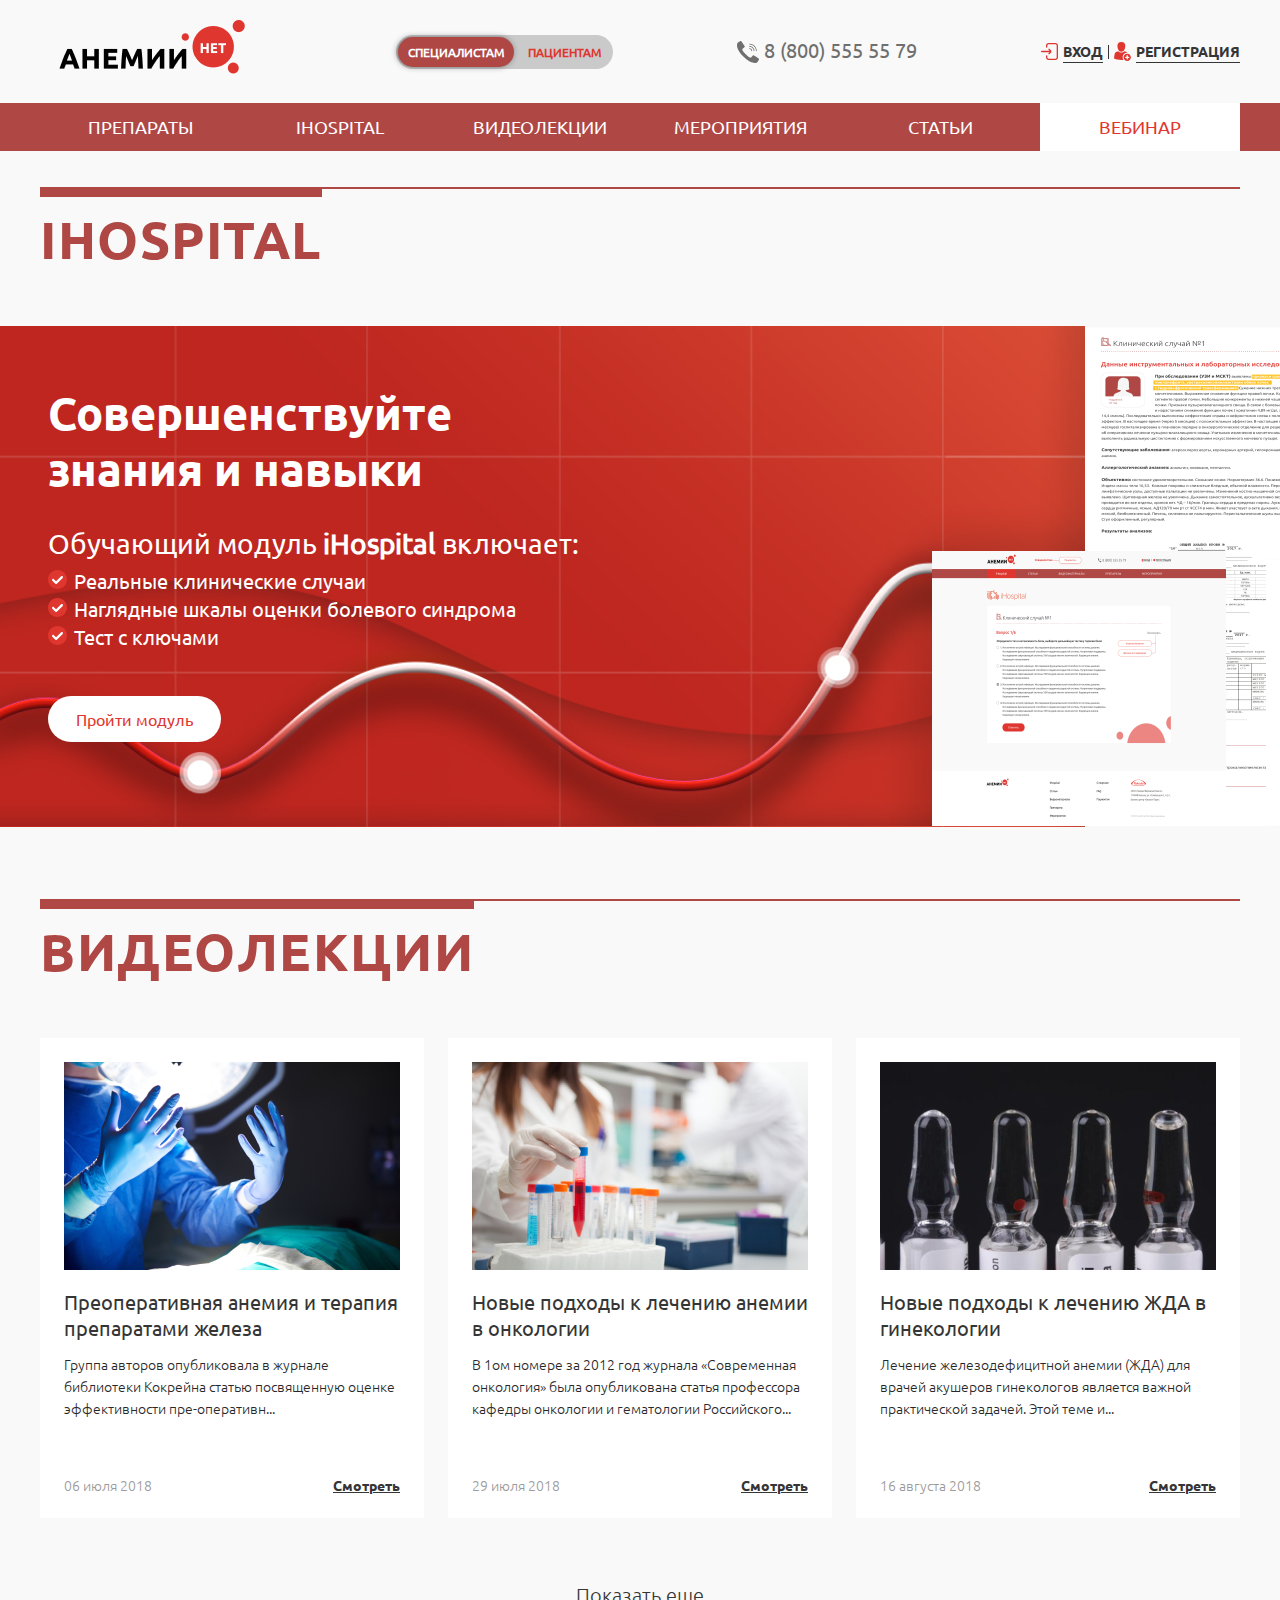
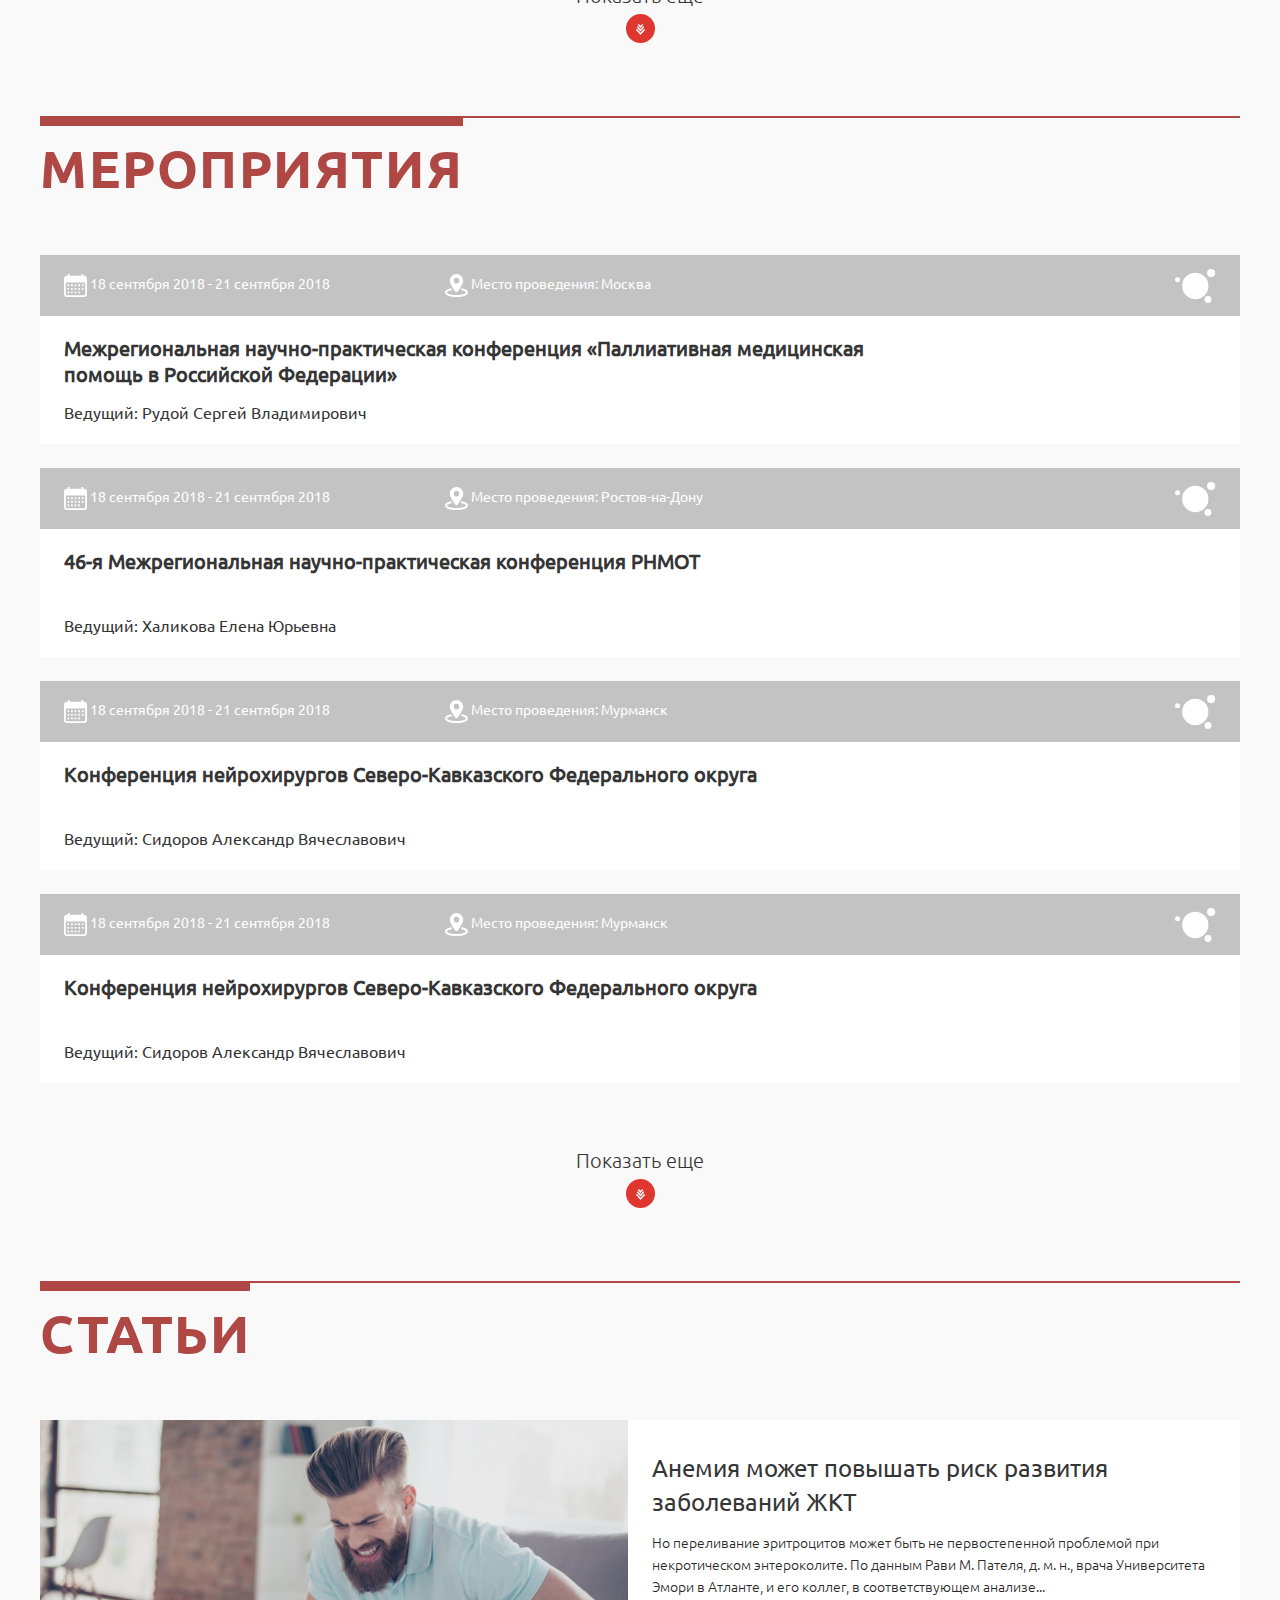
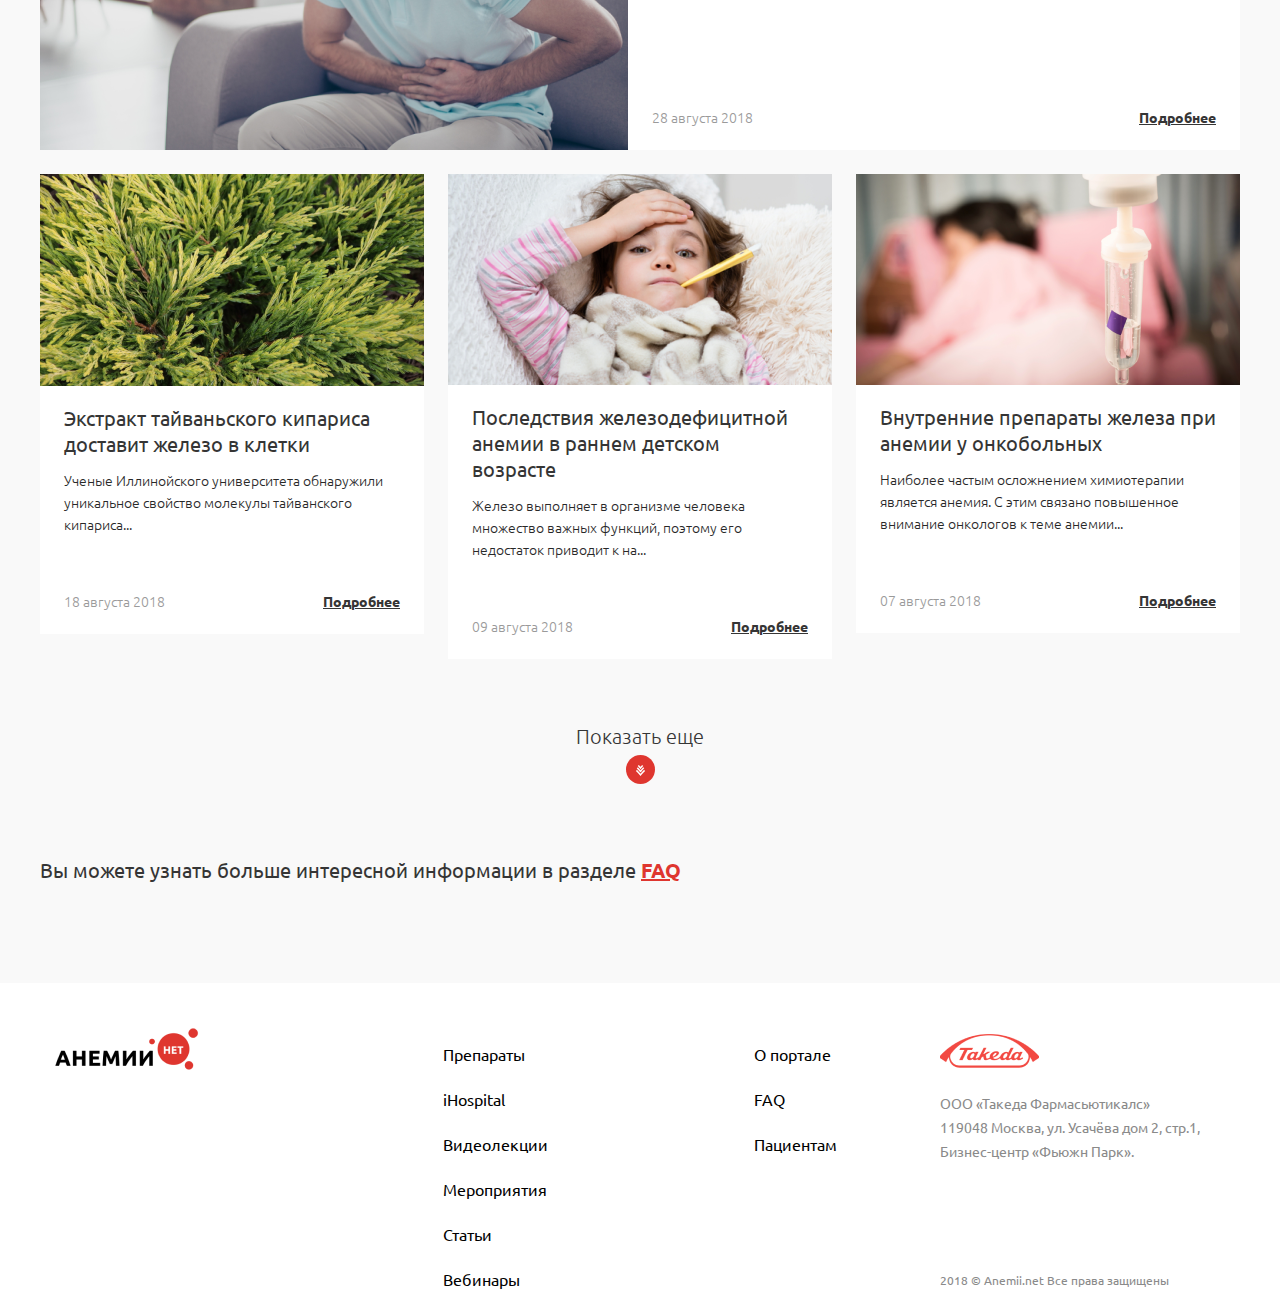
<file: index.html>
<!DOCTYPE html>



<head>

    <meta charset="utf-8">
    <meta name="viewport" content="width=device-width, initial-scale=1.0">

    <link rel="stylesheet" type="text/css" href="css/reset.css">
    <link rel="stylesheet" type="text/css" href="css/styles.css">

    <title>iHospital</title>


</head>


<body>

<div class="page">

    <div class="header">
        <div class="header-menu" onclick="expand_menu()">
            <div class="header-menu__lines">

                <div class="header-menu__line">
                </div>
                <div class="header-menu__line">
                </div>
                <div class="header-menu__line">
                </div>
            </div>
        </div>


        <div>
            <a href=#>
                <img class="header-logo" src="img/logo_big.png">
            </a>
        </div>
        <!--<div class="header-switch">
            <div class="switch-specialists">
                Специалистам
            </div>
            <div class="switch-line">
            </div>
            <div class="switch-patients">
                Пациентам
            </div>
        </div>-->
                    <div class = "header__switch">
                        <a class = "switch-item switch-active">
                            Специалистам
                        </a>
                        <a class = "switch-item " href = "index.html">
                            Пациентам
                        </a>

                    </div>
        <div class="contact-phone">
            <a href="tel:+88005555579"><img class="pnone-img" src="img/call.svg">8 (800) 555 55 79</a>
        </div>
        <div class="contact-phone-hidden">
            <a href="tel:+88005555579"><img class="phone-img" src="img/call.svg">
            </a>
        </div>


        <div class="header_user-links">
            <img src="img/login2.svg" class="log-img">
            <div class="header-login">

                <a href=#>ВХОД</a>
            </div>
            <div class="header-user_divider">
            </div>
            <img src="img/signin2.svg" class="log-img">
            <div class="header-signin">

                <a href=#>РЕГИСТРАЦИЯ</a>
            </div>
        </div>

    </div>
</div>

<div class="hidden-menu">
    <ul class="hidden-menu-links">
        <li><a href="">ПРЕПАРАТЫ</a></li>
        <li><a href="">IHOSPITAL</a></li>
        <li><a href="">ВИДЕОЛЕКЦИИ</a></li>
        <li><a href="">МЕРОПРИЯТИЯ</a></li>
        <li><a href="">СТАТЬИ</a></li>
        <li><a class = "webinar-link" href="">ВЕБИНАР</a></li>

    </ul>
    <div class="hidden_user-links">
        <img src="img/login2.svg" class="log-img">
        <div class="hidden-login">

            <a href=#>ВХОД</a>
        </div>
        <div class="hidden-user_divider">
        </div>
        <img src="img/signin2.svg" class="log-img">
        <div class="hidden-signin">

            <a href=#>РЕГИСТРАЦИЯ</a>
        </div>
    </div>
</div>

<div class="nav-menu">
    <div class="page">
        <ul class="nav-links">
            <li><a href=#>ПРЕПАРАТЫ</a></li>
            <li><a href=#>IHOSPITAL</a></li>
            <li><a href=#>ВИДЕОЛЕКЦИИ</a></li>
            <li><a href=#>МЕРОПРИЯТИЯ</a></li>
            <li><a href=#>СТАТЬИ</a></li>
            <li><a class = "webinar-link" href="">ВЕБИНАР</a></li>



        </ul>
    </div>
</div>

<div class="page">
    <!--<a class="iHospital" >
        <img class="cross-logo" src="img/cross_logo.png">
        <span class="al-middle">iHospital</span>
    </a>--><div class = "section">
            <h2 class="section-header">IHOSPITAL</h2>
        </div>
</div>


<div class="banner-background">
    <div class="page">
        <h1 class="banner-header">
            Совершенствуйте
            знания и навыки
        </h1>
        <p class="banner-text">Обучающий модуль <strong>iHospital</strong> включает:</p>
        <ul class="banner-list">
            <li>Реальные клинические случаи</li>
            <li>Наглядные шкалы оценки болевого синдрома</li>
            <li>Тест с ключами</li>
        </ul>
        <a class="banner-button" href=#>Пройти модуль</a>
    </div>
    <!--<img class = "blood1" src = "img/blood1.png">-->

</div>


<!--<div style = "position:relative;">

    <img class = "blood2" src = "img/blood2.png">-->

<div class="page">


    <div class="section">
        <h2 class="section-header">
            ВИДЕОЛЕКЦИИ
        </h2>

        <!--<img class = "blood3" src = "img/blood3.png">-->
        <div class="article-row">

            <a class="article-link " href=#>
                <div class="article-block">
                    <div class="article-image article-video">
                        <img src="img/articles/video1.png">
                    </div>
                    <div class="article-text">
                        <h3 class="article-name">
                            Преоперативная анемия и терапия препаратами железа
                        </h3>
                        <p class="article-intro">Группа авторов опубликовала в журнале библиотеки Кокрейна статью
                            посвященную оценке эффективности пре-оперативн... </p>
                        <div class="article-footer-container">
                            <div class="article-footer">
                                <p class="article-date">
                                    06 июля 2018
                                </p>
                                <p class="article-watch">
                                    Смотреть
                                </p>
                            </div>
                        </div>
                    </div>
                </div>
            </a>

            <a class="article-link " href=#>
                <div class="article-block ">
                    <div class="article-image article-video">
                        <img src="img/articles/video2.png">
                    </div>
                    <div class="article-text">
                        <h3 class="article-name">
                            Новые подходы к лечению анемии в онкологии
                        </h3>
                        <p class="article-intro">
                            В 1ом номере за 2012 год журнала «Современная онкология» была опубликована статья профессора
                            кафедры онкологии и гематологии Российского... </p>
                        <div class="article-footer-container">
                            <div class="article-footer">
                                <p class="article-date">
                                    29 июля 2018
                                </p>
                                <p class="article-watch">
                                    Смотреть
                                </p>
                            </div>
                        </div>
                    </div>
                </div>
            </a>

            <a class="article-link " href=#>
                <div class="article-block ">
                    <div class="article-image article-video">
                        <img src="img/articles/video3.png">
                    </div>
                    <div class="article-text">
                        <h3 class="article-name">
                            Новые подходы к лечению ЖДА в гинекологии </h3>
                        <p class="article-intro">
                            Лечение железодефицитной анемии (ЖДА) для врачей акушеров гинекологов является важной
                            практической задачей. Этой теме и... </p>
                        <div class="article-footer-container">
                            <div class="article-footer">
                                <p class="article-date">
                                    16 августа 2018
                                </p>
                                <p class="article-watch">
                                    Смотреть
                                </p>
                            </div>
                        </div>
                    </div>
                </div>
            </a>


        </div>

        <div class="show-more">
            <p>Показать еще</p>
            <a href=#>
                <img src="img/arrow_down.svg"></a>
        </div>


    </div>

    <div class="section">
        <h2 class="section-header">
            Мероприятия
        </h2>

        <a class="event-link" href=#>
            <div class="event">
                <div class="event-header">
				
				<span class="event-date event-header-text">
					<img class="event-img" src="img/calendar.svg">
					18 сентября 2018 - 21 сентября 2018
				</span>
                    <span class="event-place event-header-text">
			<img class="event-img" src="img/location-mark.svg">
					Место проведения: Москва
				</span>

                    <img class="event-img event-float-img" src="img/event_img.svg">
                </div>

                <div class="event-body">
                    <h3 class="event-name">Межрегиональная научно-практическая конференция «Паллиативная медицинская<br>
                        помощь в Российской Федерации»</h3>
                    <div class="event-footer">
                        <p class="event-man">Ведущий: Рудой Сергей Владимирович</p>
                          <!--<p class="event-more">Узнать больше</p>-->
                    </div>
                </div>
            </div>
        </a>

        <a class="event-link" href=#>
            <div class="event">
                <div class="event-header">
				<span class="event-date event-header-text">
					<img class="event-img" src="img/calendar.svg">
					18 сентября 2018 - 21 сентября 2018
				</span>
                    <span class="event-place event-header-text">
			<img class="event-img" src="img/location-mark.svg">
					Место проведения: Ростов-на-Дону
				</span>

                    <img class="event-img event-float-img" src="img/event_img.svg">

                </div>

                <div class="event-body">
                    <h3 class="event-name">46-я Межрегиональная научно-практическая конференция РНМОТ<br><br></h3>
                    <div class="event-footer">
                        <p class="event-man">Ведущий: Халикова Елена Юрьевна</p>
                          <!--<p class="event-more">Узнать больше</p>-->
                    </div>
                </div>
            </div>
        </a>

        <a class="event-link" href=#>
            <div class="event">
                <div class="event-header">
				<span class="event-date event-header-text">
					<img class="event-img" src="img/calendar.svg">
					18 сентября 2018 - 21 сентября 2018
				</span>
                    <span class="event-place event-header-text">
			<img class="event-img" src="img/location-mark.svg">
					Место проведения: Мурманск
				</span>
                    <span>
				<img class="event-img event-float-img" src="img/event_img.svg">
			</span>
                </div>

                <div class="event-body">
                    <h3 class="event-name">Конференция нейрохирургов Северо-Кавказского Федерального округа<br><br></h3>
                    <div class="event-footer">
                        <p class="event-man">Ведущий: Сидоров Александр Вячеславович</p>
                        <!--<p class="event-more">Узнать больше</p>-->
                    </div>
                </div>
            </div>
        </a>

        <a class="event-link" href=#>
            <div class="event">
                <div class="event-header">
                <span class="event-date event-header-text">
                    <img class="event-img" src="img/calendar.svg">
                    18 сентября 2018 - 21 сентября 2018
                </span>
                    <span class="event-place event-header-text">
            <img class="event-img" src="img/location-mark.svg">
                    Место проведения: Мурманск
                </span>
                    <span>
                <img class="event-img event-float-img" src="img/event_img.svg">
            </span>
                </div>

                <div class="event-body">
                    <h3 class="event-name">Конференция нейрохирургов Северо-Кавказского Федерального округа<br><br></h3>
                    <div class="event-footer">
                        <p class="event-man">Ведущий: Сидоров Александр Вячеславович</p>
                        <!--<p class="event-more">Узнать больше</p>-->
                    </div>
                </div>
            </div>
        </a>




        <div class="show-more">
            <p>Показать еще</p>
            <a href=#>
                <img src="img/arrow_down.svg"></a>
        </div>


    </div>

 <div class="section">

    
        <h2 class="section-header">
            СТАТЬИ
        </h2>


        <a class="article-link" href=#>
            <div class="article-block-long">
                <div class="article-image">
                    <img src="img/articles/ar1.png">
                </div>
                <div class="article-text">
                    <h3 class="article-name">
                        Анемия может повышать риск развития заболеваний ЖКТ
                    </h3>
                    <p class="article-intro">
                        Но переливание эритроцитов может быть не первостепенной проблемой при некротическом
                        энтероколите. По данным Рави М. Пателя, д. м. н., врача Университета Эмори в Атланте, и его
                        коллег, в соответствующем анализе...
                    </p>
                    <div class="article-footer">
                        <p class="article-date">
                            28 августа 2018
                        </p>
                        <p class="article-continue">
                            Подробнее
                        </p>
                    </div>
                </div>
            </div>
        </a>
        <div class="article-row">

            <a class="article-link " href=#>
                <div class="article-block">
                    <div class="article-image">
                        <img src="img/articles/ar2.png">
                    </div>
                    <div class="article-text">
                        <h3 class="article-name">
                            Экстракт тайваньского кипариса доставит железо в клетки
                        </h3>
                        <p class="article-intro">
                            Ученые Иллинойского университета обнаружили уникальное свойство молекулы тайванского
                            кипариса... </p>
                        <div class="article-footer-container">
                            <div class="article-footer">
                                <p class="article-date">
                                    18 августа 2018
                                </p>
                                <p class="article-continue">
                                    Подробнее
                                </p>
                            </div>
                        </div>
                    </div>
                </div>
            </a>

            <a class="article-link " href=#>
                <div class="article-block ">
                    <div class="article-image">
                        <img src="img/articles/ar3.png">
                    </div>
                    <div class="article-text">
                        <h3 class="article-name">
                            Последствия железодефицитной анемии в раннем детском возрасте
                        </h3>
                        <p class="article-intro">
                            Железо выполняет в организме человека множество важных функций, поэтому его недостаток
                            приводит к на... </p>
                        <div class="article-footer-container">
                            <div class="article-footer">
                                <p class="article-date">
                                    09 августа 2018
                                </p>
                                <p class="article-continue">
                                    Подробнее
                                </p>
                            </div>
                        </div>
                    </div>
                </div>
            </a>

            <a class="article-link " href=#>
                <div class="article-block ">
                    <div class="article-image">
                        <img src="img/articles/ar4.png">
                    </div>
                    <div class="article-text">
                        <h3 class="article-name">
                            Внутренние препараты железа при анемии у онкобольных
                        </h3>
                        <p class="article-intro">
                            Наиболее частым осложнением химиотерапии является анемия. С этим связано повышенное внимание
                            онкологов к теме анемии... </p>
                        <div class="article-footer-container">
                            <div class="article-footer">
                                <p class="article-date">
                                    07 августа 2018
                                </p>
                                <p class="article-continue">
                                    Подробнее
                                </p>
                            </div>
                        </div>
                    </div>
                </div>
            </a>


        </div>

        <div class="show-more">
            <p>Показать еще</p>
            <a href=#>
                <img src="img/arrow_down.svg"></a>
        </div>


    </div>



    <div class="faq">
        Вы можете узнать больше интересной информации в разделе <a href=#>FAQ</a>
    </div>


</div>

<!--</div>-->

<div class="footer-background">
    <!--<img class = "blood4" src = "img/blood4.png">-->
    <div class="page">
        <div class="footer">
            <div class="footer-img">
                <a href=#> <img src="img/logo_small.png"></a>
            </div>

            <div class="footer-links">
                <ul class="footer-list">
                    <li><a href=#>Препараты</a></li>
                    <li><a href=#>iHospital</a></li>
                    <li><a href=#>Видеолекции</a></li>
                    <li><a href=#>Мероприятия</a></li>
                    <li><a href=#>Статьи</a></li>
                    <li><a href=#>Вебинары</a></li>
                </ul>
                <ul class="footer-list">
                    <li><a href=#>О портале</a></li>
                    <li><a href=#>FAQ</a></li>
                    <li><a href=#>Пациентам</a></li>
                </ul>

            </div>

            <div class="footer-contacts">
                <div>
                    <img src="img/takeda.png">
                </div>
                <div class="footer-address">
                    <p>ООО «Такеда Фармасьютикалс»</p>
                    <p>119048 Москва, ул. Усачёва дом 2, стр.1,</p>
                    <p>Бизнес-центр «Фьюжн Парк».</p>
                </div>
                <div class="footer-copyright">
                    2018 © Anemii.net Все права защищены
                </div>
            </div>
        </div>
    </div>
</div>


<script src="js/libs/jquery-3.3.1.min.js"></script>
<script src="js/main.js"></script>


</body>
</file>
<file: css/styles.css>
/* FONTS */
/* SIZE */
/* COLORS */
@font-face {
  font-family: UbuntuBold;
  src: url("../fonts/Ubuntu-B.ttf"); }

@font-face {
  font-family: Ubuntu;
  src: url("../fonts/Ubuntu-R.ttf"); }

@font-face {
  font-family: UbuntuLight;
  src: url("../fonts/Ubuntu-L.ttf"); }

@font-face {
  font-family: ProximaNovaLight;
  src: url("../fonts/ProximaNova-Light.ttf"); }

* {
  box-sizing: border-box; }

body {
  background-color: #F9F9F9; }

.page {
  max-width: 1200px;
  margin: 0 auto; }

.header {
  display: flex;
  justify-content: space-between;
  align-items: center;
  flex-wrap: wrap;
  min-height: 100px; }

.header-logo {
  position: relative;
  z-index: 4; }

.header-switch {
  display: flex;
  justify-content: center;
  align-items: center; }

.switch-specialists {
  font-family: UbuntuBold;
  font-size: 16px;
  color: #DF362F;
  margin-right: 5px; }

.switch-line {
  height: 1px;
  width: 39px;
  background-color: #DF362F; }

.switch-patients {
  font-family: Ubuntu;
  font-size: 14px;
  color: #DF362F;
  border: 1px solid #DF362F;
  border-radius: 20px;
  box-shadow: 0px 5px 15px rgba(223, 54, 47, 0.1);
  padding: 9px 35px; }

.contact-phone {
  /*a::before 
	{
		content: url("../img/call.svg");
		margin-right: 7px;
	}*/ }
  .contact-phone a {
    text-decoration: none;
    font-family: Ubuntu;
    font-size: 20px;
    color: #6F6F6F; }
  .contact-phone img {
    vertical-align: middle;
    margin-right: 5px; }

.contact-phone-hidden {
  display: none;
  border-radius: 50%;
  padding: 5px;
  border: 2px solid #DF362F; }

.header_user-links {
  display: flex;
  justify-content: center;
  align-items: center; }

.header-login a, .header-signin a {
  text-decoration: none;
  /*border-bottom: 1px solid #353535;*/
  font-family: UbuntuBold;
  font-size: 14px;
  font-weight: 500;
  color: #353535;
  padding-bottom: 2px;
  border-bottom: 1px solid #353535; }
  .header-login a img, .header-signin a img {
    vertical-align: middle;
    margin-right: 5px;
    border: none; }

.log-img {
  margin-right: 5px; }

.header-user_divider {
  background-color: #353535;
  width: 1px;
  height: 14px;
  margin: 0 5px; }

.nav-menu {
  background-color: #AF4845;
  margin-bottom: 36px; }

.nav-links {
  display: flex;
  justify-content: space-between;
  list-style: none; }
  .nav-links li {
    /*display: inline-table;*/
    width: 20%;
    text-align: center;
    margin: 0; }
    .nav-links li a {
      padding-top: 15px;
      padding-bottom: 15px;
      display: block;
      text-decoration: none;
      font-family: ubuntu;
      font-size: 18px;
      color: white; }
    .nav-links li a:hover {
      background-color: #DF362F; }
  .nav-links .webinar-link {
    background-color: white;
    color: #DF362F; }
  .nav-links .webinar-link:hover {
    color: white; }

.iHospital {
  display: block;
  text-decoration: none;
  padding-top: 50px;
  padding-bottom: 50px;
  padding-left: 15px;
  font-family: ProximaNovaLight;
  font-size: 45px;
  color: #E95A3E; }

.cross-logo {
  vertical-align: middle; }

.al-middle {
  vertical-align: middle; }

.banner-background {
  background-color: #CE3D2C;
  background-image: url("../img/banner.png");
  padding-top: 59px;
  padding-bottom: 98px;
  padding-left: 15px;
  margin-bottom: 72px;
  position: relative;
  z-index: 2; }

.blood1 {
  position: absolute;
  bottom: -61px;
  left: 5%;
  z-index: 0; }

.banner-header {
  font-family: UbuntuBold;
  color: #FFFFFF;
  font-size: 45px;
  line-height: 56px;
  margin-bottom: 27px;
  max-width: 404px; }

.banner-text {
  font-family: Ubuntu;
  color: #FFFFFF;
  font-size: 28px;
  line-height: 39px;
  margin-bottom: 4px; }

.banner-list {
  list-style-image: url("../img/check.svg");
  list-style-position: inside;
  margin-bottom: 60px; }
  .banner-list li {
    font-family: Ubuntu;
    color: #FFFFFF;
    font-size: 20px;
    line-height: 28px; }

.banner-button {
  text-decoration: none;
  border-radius: 29px;
  background-color: #FFFFFF;
  padding: 13px 28px;
  color: #DF362F;
  font-family: Ubuntu;
  font-size: 16px;
  transition: 0.5s; }
  .banner-button:hover {
    color: white;
    background-color: #DF362F; }

.section {
  border-top: 2px solid #AF4845;
  position: relative;
  z-index: 2; }

.blood2 {
  position: absolute;
  right: 5%;
  top: 412px;
  z-index: -1; }

.blood3 {
  position: absolute;
  left: -10%;
  bottom: 70px;
  z-index: -1; }

.section-header {
  /*max-width:211px;*/
  display: table-cell;
  font-family: UbuntuBold;
  line-height: 65px;
  font-size: 52px;
  color: #AF4845;
  letter-spacing: 0.03em;
  padding-top: 10px;
  border-top: 8px solid #AF4845;
  padding-bottom: 54px;
  text-transform: uppercase; }

.article-link {
  display: block;
  cursor: pointer;
  text-decoration: none; }
  .article-link:hover {
    box-shadow: 0px 30px 60px rgba(0, 0, 0, 0.1); }
    .article-link:hover .article-name {
      color: #DF362F; }
    .article-link:hover .article-continue::before {
      content: url("../img/file.svg");
      border-bottom: none;
      display: inline-block;
      margin-right: 5px; }
    .article-link:hover .article-watch::before {
      content: url("../img/camera.svg");
      border-bottom: none;
      display: inline-block;
      margin-right: 5px; }

.article-block {
  /*display:flex;
	flex-direction:column;*/
  max-width: 384px;
  /*margin-right:24px;*/ }
  .article-block .article-name {
    font-family: Ubuntu;
    font-weight: 500;
    line-height: 26px;
    font-size: 20px;
    color: #353535;
    margin-bottom: 12px; }
  .article-block .article-text {
    padding-top: 19px; }
  .article-block .article-footer {
    padding-top: 58px; }

.article-block-long {
  display: flex;
  width: 100%;
  flex-direction: row;
  margin-right: 0;
  margin-bottom: 24px; }
  .article-block-long .article-name {
    font-family: Ubuntu;
    font-weight: 500;
    line-height: 34px;
    font-size: 24px;
    color: #353535;
    margin-bottom: 12px; }
  .article-block-long .article-text {
    padding-top: 31px;
    width: 100%; }
  .article-block-long .article-footer {
    padding-top: 30px; }

.article-image img {
  display: block; }

.article-text {
  padding-left: 24px;
  padding-right: 24px;
  text-decoration: none;
  /*padding:31px 24px;*/
  background-color: white;
  display: flex;
  flex-direction: column;
  padding-bottom: 24px; }
  .article-text .article-intro {
    font-family: UbuntuLight;
    line-height: 22px;
    font-size: 14px;
    color: #282828;
    /*margin-bottom:102px;*/ }
  .article-text .article-footer {
    margin: auto 0 0 0;
    display: flex;
    justify-content: space-between;
    width: 100%; }
  .article-text .article-date {
    font-family: UbuntuLight;
    line-height: 17px;
    font-size: 14px;
    color: #9A9A9A; }

.article-continue, .article-watch {
  font-family: UbuntuBold;
  line-height: 17px;
  font-size: 14px;
  color: #353535;
  /*border-bottom: 1px solid #353535;*/
  text-decoration: underline; }

.block-shadow {
  box-shadow: 0px 30px 60px rgba(0, 0, 0, 0.1); }

.article-row {
  display: flex;
  justify-content: space-between;
  flex-wrap: wrap; }

.show-more {
  text-align: center;
  margin-bottom: 70px;
  margin-top: 65px; }
  .show-more p {
    font-family: UbuntuLight;
    line-height: 25px;
    font-size: 20px;
    color: #353535;
    margin-bottom: 6px; }

.article-video {
  padding-left: 24px;
  padding-right: 24px;
  padding-top: 24px;
  background-color: white; }

.event-link {
  display: block;
  cursor: pointer;
  text-decoration: none; }
  .event-link:hover {
    box-shadow: 0px 30px 60px rgba(0, 0, 0, 0.1); }
    .event-link:hover .event-header {
      background-color: #DF362F; }
    .event-link:hover .event-name {
      color: #DF362F; }
    .event-link:hover .event-more::before {
      content: url("../img/details.svg");
      text-decoration: none;
      display: inline-block;
      margin-right: 5px; }

.event {
  margin-bottom: 24px; }

.event-header {
  background-color: #C3C3C3;
  /*vertical-align:center;*/
  /*padding:19px 24px;*/
  padding: 19px 24px 19px 24px; }

.event-float-img {
  float: right;
  margin-top: -5px; }

.event-img {
  vertical-align: middle; }

.event-header-text {
  font-family: Ubuntu;
  font-size: 14px;
  line-height: 17px;
  color: #FFFFFF; }

.event-date {
  margin-right: 112px; }

.event-body {
  background-color: white;
  padding: 19px 24px; }

.event-name {
  font-family: Ubuntu;
  line-height: 26px;
  font-size: 20px;
  color: #353535; }

.event-man {
  font-family: Ubuntu;
  line-height: 26px;
  font-size: 16px;
  color: #353535; }

.event-footer {
  display: flex;
  justify-content: space-between;
  padding-top: 12px; }

.event-more {
  font-family: UbuntuBold;
  line-height: 17px;
  font-size: 14px;
  color: #353535;
  /*border-bottom: 1px solid #353535;*/
  text-decoration: underline; }

.faq {
  font-family: Ubuntu;
  line-height: 25px;
  font-size: 20px;
  color: #353535;
  padding-bottom: 100px; }
  .faq a {
    font-family: UbuntuBold;
    color: #DF362F; }

.footer-background {
  background-color: white;
  padding-bottom: 21px;
  position: relative;
  z-index: 2; }

.blood4 {
  position: absolute;
  z-index: 0;
  right: 5%;
  top: -211px; }

.footer {
  display: flex;
  flex-wrap: wrap; }

.footer-img {
  width: 25%;
  padding-top: 27px; }

.footer-links {
  width: 50%;
  padding-top: 59px;
  display: flex;
  justify-content: space-around; }
  .footer-links .footer-list {
    display: inline-table;
    list-style: none; }
    .footer-links .footer-list li {
      font-family: Ubuntu;
      line-height: 24px;
      font-size: 16px;
      /*padding-bottom:21px;*/ }
      .footer-links .footer-list li a {
        text-decoration: none;
        color: #000000; }
      .footer-links .footer-list li a:hover {
        text-decoration: underline; }
    .footer-links .footer-list li:not(:last-child) {
      padding-bottom: 21px; }

.footer-contacts {
  width: 25%;
  padding-top: 51px;
  display: flex;
  flex-direction: column; }

.footer-address {
  padding-top: 20px;
  font-family: Ubuntu;
  line-height: 24px;
  font-size: 14px;
  color: #8A8A8A; }

.footer-copyright {
  font-family: Ubuntu;
  line-height: 21px;
  font-size: 12px;
  color: #8A8A8A;
  vertical-align: bottom;
  margin: auto 0 0 0; }

.header-menu {
  background-color: #DF362F;
  height: 53px;
  width: 54px;
  padding: 16px 17px;
  border-radius: 5px;
  margin-left: 12px;
  z-index: 4;
  display: none; }

.header-menu:hover {
  cursor: pointer; }

.header-menu__line {
  width: 20px;
  height: 3px;
  background-color: white;
  margin: 3px 0;
  border-radius: 2px; }

.header-menu__lines {
  transition: all 0.4s;
  transition-timing-function: linear; }

.header-menu__lines-rotate {
  transform: rotate(90deg); }

.hidden-menu {
  position: absolute;
  background-color: white;
  z-index: 3;
  top: 0;
  left: 0;
  display: none;
  padding-top: 100px;
  padding-bottom: 30px;
  width: 460px;
  box-shadow: 10px 0 79px 0 rgba(53, 53, 53, 0.38); }

.hidden-menu__show {
  display: none; }

.hidden_user-links {
  display: flex;
  justify-content: center;
  align-items: center;
  margin-top: 15px; }

.hidden-login a, .hidden-signin a {
  text-decoration: none;
  /*border-bottom: 1px solid #353535;*/
  font-family: UbuntuBold;
  font-size: 14px;
  font-weight: 500;
  color: #353535;
  padding-bottom: 2px;
  border-bottom: 1px solid #353535; }
  .hidden-login a img, .hidden-signin a img {
    vertical-align: middle;
    margin-right: 5px;
    border: none; }

.hidden-user_divider {
  background-color: #353535;
  width: 1px;
  height: 14px;
  margin: 0 5px; }

.hidden-menu-links {
  list-style: none; }
  .hidden-menu-links li {
    /*display: inline-table;*/
    text-align: left;
    margin: 0; }
    .hidden-menu-links li a {
      padding-left: 30px;
      padding-top: 20px;
      padding-bottom: 20px;
      display: block;
      text-decoration: none;
      font-family: ubuntu;
      font-size: 18px;
      color: #DF362F; }
    .hidden-menu-links li a:hover {
      background-color: #DF362F;
      color: white; }

.header__switch {
  padding: 2px 2px;
  background: #CACACA;
  border-radius: 19px; }
  .header__switch a {
    text-decoration: none;
    display: inline-block;
    padding: 9px 10px;
    border-radius: 19px;
    color: #DF362F;
    font-family: Ubuntu;
    font-weight: 600;
    font-size: 12px;
    text-transform: uppercase;
    vertical-align: middle; }
  .header__switch .switch-active {
    background-color: #AF4845;
    color: #fff;
    box-shadow: -1px 0px 6px rgba(0, 0, 0, 0.4), -1px 0px 2px rgba(0, 0, 0, 0.1); }

@media screen and (max-width: 1201px) {
  .article-link:last-child {
    margin-left: auto;
    margin-right: auto;
    /*margin-top:24px;*/ }
  .article-link {
    margin-bottom: 24px; }
  .section-header {
    padding-left: 15px; }
  .faq {
    padding-left: 15px; } }

@media screen and (max-width: 961px) {
  .article-block-long {
    flex-direction: column; }
    .article-block-long .article-image img {
      width: 100%;
      height: auto; }
  .header-switch {
    display: none; }
  .blood4 {
    display: none; }
  .contact-phone {
    display: none; }
  .contact-phone-hidden {
    display: block;
    margin-right: 10px; } }

@media screen and (max-width: 786px) {
  .article-link {
    width: 100%; }
    .article-link .article-block {
      max-width: 100%; }
  .article-image img {
    width: 100%;
    height: auto; }
  .header-menu, .hidden-menu__show {
    display: block; }
  .header_user-links, .nav-menu {
    display: none; }
  .event-date {
    margin-right: 20px; } }

@media screen and (max-width: 640px) {
  .header-logo {
    width: 100%;
    height: auto; }
  .event-place {
    display: none; }
  .footer-img img {
    width: 100%;
    height: auto; }
  .event-footer {
    flex-direction: column; }
  .footer-contacts {
    width: 100%;
    align-items: center;
    /*display:flex;
		flex-direction:row;
		justify-content:space-between;*/ }
  .footer-address {
    padding-top: 15px;
    text-align: center; }
  .show-more {
    margin-top: 25px;
    margin-bottom: 25px; }
  .section-header {
    padding-bottom: 30px; }
  .iHospital {
    padding-top: 15px;
    padding-bottom: 15px; }
  .faq {
    padding-bottom: 30px; } }

@media screen and (max-width: 568px) {
  .header__switch {
    order: 2;
    margin: auto;
    margin-bottom: 15px; } }

@media screen and (max-width: 460px) {
  .banner-header {
    font-size: 28px;
    line-height: 1; }
  .banner-text {
    font-size: 24px; }
  .banner-background {
    padding-top: 30px;
    padding-bottom: 60px; }
  .section-header {
    font-size: 45px; }
  .hidden-menu {
    width: 100%; }
  .event-img {
    display: none; } }

@media screen and (max-width: 380px) {
  .section-header {
    font-size: 37px; }
  .footer-img {
    display: none; }
  .footer-links {
    width: 100%; } }

@media screen and (max-width: 343px) {
  .header__switch {
    margin: 0;
    margin-bottom: 15px; }
  .contact-phone-hidden {
    margin: 0 0 15px 15px; } }
</file>
